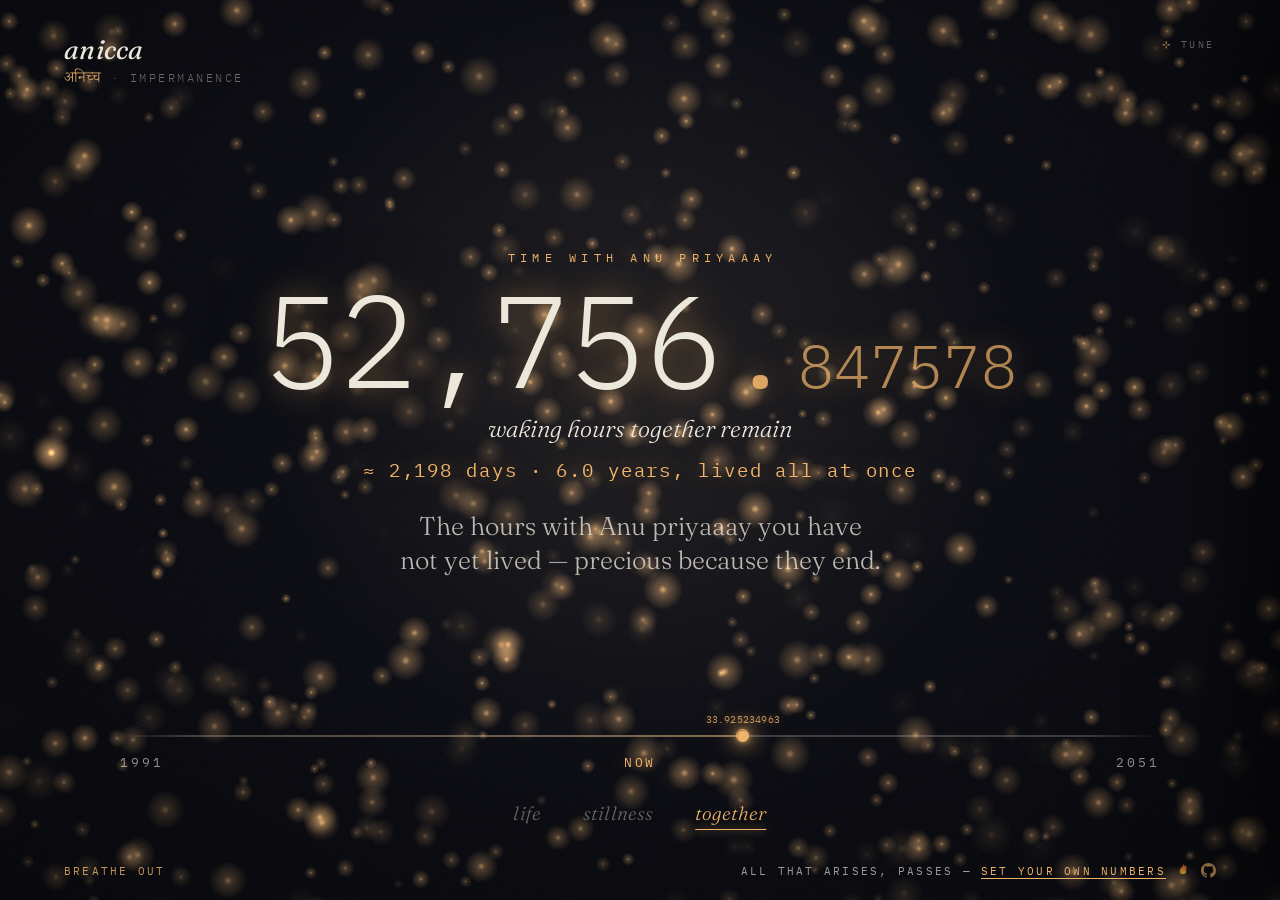
<file: index.html>
<!doctype html>
<html lang="en">
<head>
  <meta charset="utf-8" />
  <meta name="viewport" content="width=device-width, initial-scale=1, viewport-fit=cover" />
  <title>anicca · all that arises, passes</title>
  <meta name="description" content="A live meditation on impermanence — the finite, waking hours you still have, rendered as light against the dark." />

  <link rel="preconnect" href="https://fonts.googleapis.com" />
  <link rel="preconnect" href="https://fonts.gstatic.com" crossorigin />
  <link href="https://fonts.googleapis.com/css2?family=Fraunces:ital,opsz,wght@0,9..144,300..600;1,9..144,300..500&family=IBM+Plex+Mono:wght@300;400;500&family=Noto+Serif+Devanagari:wght@400;600&display=swap" rel="stylesheet" />

  <link rel="stylesheet" href="style.css" />
</head>
<body data-lens="together">
  <!-- the abyss + the arising, passing field -->
  <canvas id="field" aria-hidden="true"></canvas>
  <div class="vignette" aria-hidden="true"></div>
  <div class="grain" aria-hidden="true"></div>

  <main class="stage">
    <!-- word-mark -->
    <header class="mark">
      <span class="mark__word">anicca</span>
      <span class="mark__gloss"><span class="deva">अनिच्च</span> · impermanence</span>
    </header>

    <!-- the count -->
    <section class="count" aria-live="polite">
      <p class="count__eyebrow" id="eyebrow">time together</p>

      <h1 class="count__number" id="number" aria-label="waking hours remaining">
        <span class="num-int" id="numInt">000,000</span><span class="num-dot">.</span><span class="num-frac" id="numFrac">000000</span>
      </h1>

      <p class="count__unit" id="unit">waking hours remain</p>

      <p class="count__sub" id="sub">≈ 0 days · 0 years</p>

      <p class="count__line" id="line">The hours you have not yet lived.</p>
    </section>

    <!-- the lifeline -->
    <section class="lifeline" aria-hidden="true">
      <div class="lifeline__track">
        <div class="lifeline__lived" id="lived"></div>
        <div class="lifeline__now" id="nowMark"></div>
        <div class="lifeline__age" id="ageMark" aria-hidden="true"></div>
      </div>
      <div class="lifeline__labels">
        <span id="originLabel">·</span>
        <span class="lifeline__nowlbl" id="nowLabel">now</span>
        <span id="horizonLabel">·</span>
      </div>
    </section>

    <!-- the lenses -->
    <nav class="lenses" id="lenses">
      <button class="lens" data-lens="life">life</button>
      <button class="lens" data-lens="stillness">stillness</button>
      <button class="lens is-active" data-lens="together">together</button>
    </nav>
  </main>

  <!-- configure: anyone can tweak; defaults to what we set -->
  <button class="cfg-toggle" id="cfgToggle" aria-expanded="false" aria-controls="panel">tune</button>

  <aside class="panel" id="panel" aria-hidden="true">
    <div class="panel__head">
      <h2 class="panel__title">your numbers</h2>
      <button class="panel__close" id="panelClose" aria-label="close">esc</button>
    </div>

    <form class="panel__form" id="cfgForm" autocomplete="off">
      <fieldset class="panel__group">
        <legend>the two of you</legend>
        <label>you, born<input type="date" name="youDob" /></label>
        <label>them, name<input type="text" name="theirName" maxlength="20" placeholder="—" /></label>
        <label>them, born<input type="date" name="theirDob" /></label>
      </fieldset>

      <fieldset class="panel__group">
        <legend>a day, in hours</legend>
        <label>sleep<input type="number" name="sleep" min="0" max="24" step="0.5" /></label>
        <label>work<input type="number" name="work" min="0" max="24" step="0.5" /></label>
        <label>upkeep<input type="number" name="personal" min="0" max="24" step="0.5" /></label>
        <label>stillness<input type="number" name="meditation" min="0" max="24" step="0.5" /></label>
      </fieldset>

      <fieldset class="panel__group">
        <legend>horizons, in years of age</legend>
        <label>together until<input type="number" name="togetherToAge" min="1" max="120" /></label>
        <label>a life until<input type="number" name="toAge" min="1" max="120" /></label>
      </fieldset>

      <p class="panel__note" id="panelNote">·</p>
      <button type="button" class="panel__reset" id="cfgReset">reset to ours</button>
    </form>
  </aside>

  <footer class="foot">
    <span class="foot__breath" id="breathLbl">breathe in</span>
    <span class="foot__cfg">all that arises, passes — <a href="#" id="cfgLink">set your own numbers</a><a class="foot__ico" href="https://addons.mozilla.org/en-US/firefox/addon/anicca-new-tab/" target="_blank" rel="noopener" title="Get anicca on the Firefox Add-ons store" aria-label="Get anicca on the Firefox Add-ons store"><svg viewBox="0 0 24 24" width="16" height="16" aria-hidden="true" focusable="false"><defs><radialGradient id="ffflame" cx="48%" cy="82%" r="82%"><stop offset="0%" stop-color="#ffd64d"/><stop offset="48%" stop-color="#ff9d2e"/><stop offset="100%" stop-color="#e7451f"/></radialGradient></defs><path fill="url(#ffflame)" d="M12 2.5C12.7 5 11 6.6 9.6 8 8 9.6 7 11.2 7 13.5a5 5 0 0 0 10 0c0-1.7-.7-3-1.5-4.2 1 .4 1.8 1.2 2.3 2.2.5-2.8-.9-5.7-3.2-7.4.3 1.2-.2 2.3-1 3 .6-1.8-.2-3.8-1.6-4.6z"/></svg></a><a class="foot__ico" href="https://github.com/NISH1001/anicca" target="_blank" rel="noopener" title="anicca on GitHub" aria-label="View the source on GitHub"><svg viewBox="0 0 16 16" width="15" height="15" aria-hidden="true" focusable="false"><path fill="currentColor" d="M8 0C3.58 0 0 3.58 0 8c0 3.54 2.29 6.53 5.47 7.59.4.07.55-.17.55-.38 0-.19-.01-.82-.01-1.49-2.01.37-2.53-.49-2.69-.94-.09-.23-.48-.94-.82-1.13-.28-.15-.68-.52-.01-.53.63-.01 1.08.58 1.23.82.72 1.21 1.87.87 2.33.66.07-.52.28-.87.51-1.07-1.78-.2-3.64-.89-3.64-3.95 0-.87.31-1.59.82-2.15-.08-.2-.36-1.02.08-2.12 0 0 .67-.21 2.2.82a7.6 7.6 0 0 1 2-.27c.68 0 1.36.09 2 .27 1.53-1.04 2.2-.82 2.2-.82.44 1.1.16 1.92.08 2.12.51.56.82 1.27.82 2.15 0 3.07-1.87 3.75-3.65 3.95.29.25.54.73.54 1.48 0 1.07-.01 1.93-.01 2.2 0 .21.15.46.55.38A8.01 8.01 0 0 0 16 8c0-4.42-3.58-8-8-8z"/></svg></a></span>
  </footer>

  <script>
    /* my page — seed the (neutral) engine with my real numbers */
    window.ANICCA_DEFAULTS = { youDob: '1993-01-01', theirDob: '1991-01-01', theirName: 'Anu priyaaay' };
  </script>
  <script src="anicca.js"></script>
</body>
</html>
</file>
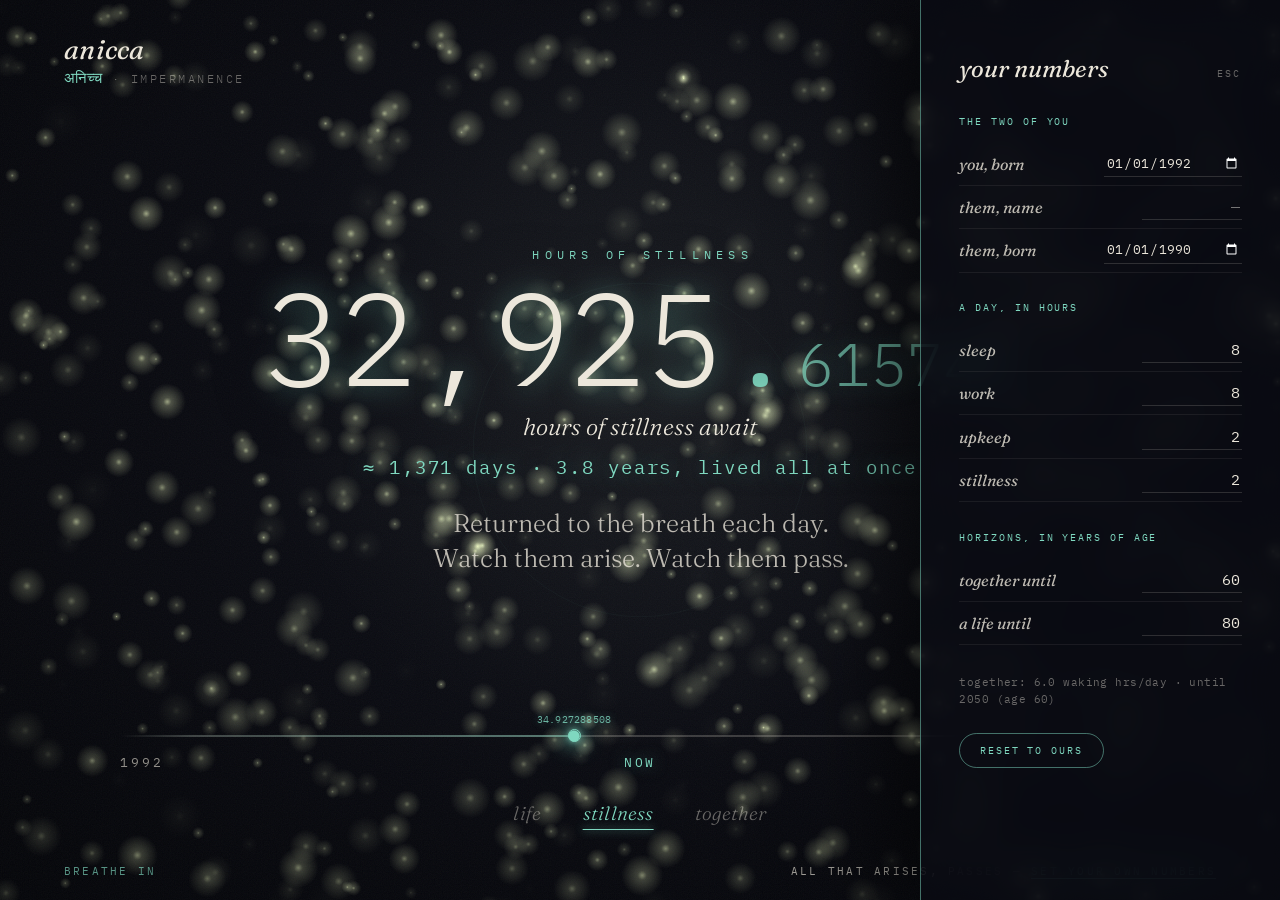
<file: extension/newtab.html>
<!doctype html>
<html lang="en">
<head>
  <meta charset="utf-8" />
  <meta name="viewport" content="width=device-width, initial-scale=1, viewport-fit=cover" />
  <title>anicca · all that arises, passes</title>
  <meta name="description" content="A live meditation on impermanence — the finite, waking hours you still have, rendered as light against the dark." />

  <!-- fonts bundled locally (see fonts.css) — no network on new-tab open -->
  <link rel="stylesheet" href="fonts.css" />
  <link rel="stylesheet" href="style.css" />
</head>
<body data-lens="stillness" class="instant">
  <!-- the abyss + the arising, passing field -->
  <canvas id="field" aria-hidden="true"></canvas>
  <div class="vignette" aria-hidden="true"></div>
  <div class="grain" aria-hidden="true"></div>

  <main class="stage">
    <!-- word-mark -->
    <header class="mark">
      <span class="mark__word">anicca</span>
      <span class="mark__gloss"><span class="deva">अनिच्च</span> · impermanence</span>
    </header>

    <!-- the count -->
    <section class="count" aria-live="polite">
      <p class="count__eyebrow" id="eyebrow">time together</p>

      <h1 class="count__number" id="number" aria-label="waking hours remaining">
        <span class="num-int" id="numInt">000,000</span><span class="num-dot">.</span><span class="num-frac" id="numFrac">000000</span>
      </h1>

      <p class="count__unit" id="unit">waking hours remain</p>

      <p class="count__sub" id="sub">≈ 0 days · 0 years</p>

      <p class="count__line" id="line">The hours you have not yet lived.</p>
    </section>

    <!-- the lifeline -->
    <section class="lifeline" aria-hidden="true">
      <div class="lifeline__track">
        <div class="lifeline__lived" id="lived"></div>
        <div class="lifeline__now" id="nowMark"></div>
        <div class="lifeline__age" id="ageMark" aria-hidden="true"></div>
      </div>
      <div class="lifeline__labels">
        <span id="originLabel">·</span>
        <span class="lifeline__nowlbl" id="nowLabel">now</span>
        <span id="horizonLabel">·</span>
      </div>
    </section>

    <!-- the lenses -->
    <nav class="lenses" id="lenses">
      <button class="lens" data-lens="life">life</button>
      <button class="lens is-active" data-lens="stillness">stillness</button>
      <button class="lens" data-lens="together">together</button>
    </nav>
  </main>

  <!-- configure: anyone can tweak; defaults to what we set -->
  <button class="cfg-toggle" id="cfgToggle" aria-expanded="false" aria-controls="panel">tune</button>

  <aside class="panel" id="panel" aria-hidden="true">
    <div class="panel__head">
      <h2 class="panel__title">your numbers</h2>
      <button class="panel__close" id="panelClose" aria-label="close">esc</button>
    </div>

    <form class="panel__form" id="cfgForm" autocomplete="off">
      <fieldset class="panel__group">
        <legend>the two of you</legend>
        <label>you, born<input type="date" name="youDob" /></label>
        <label>them, name<input type="text" name="theirName" maxlength="20" placeholder="—" /></label>
        <label>them, born<input type="date" name="theirDob" /></label>
      </fieldset>

      <fieldset class="panel__group">
        <legend>a day, in hours</legend>
        <label>sleep<input type="number" name="sleep" min="0" max="24" step="0.5" /></label>
        <label>work<input type="number" name="work" min="0" max="24" step="0.5" /></label>
        <label>upkeep<input type="number" name="personal" min="0" max="24" step="0.5" /></label>
        <label>stillness<input type="number" name="meditation" min="0" max="24" step="0.5" /></label>
      </fieldset>

      <fieldset class="panel__group">
        <legend>horizons, in years of age</legend>
        <label>together until<input type="number" name="togetherToAge" min="1" max="120" /></label>
        <label>a life until<input type="number" name="toAge" min="1" max="120" /></label>
      </fieldset>

      <p class="panel__note" id="panelNote">·</p>
      <button type="button" class="panel__reset" id="cfgReset">reset to ours</button>
    </form>
  </aside>

  <footer class="foot">
    <span class="foot__breath" id="breathLbl">breathe in</span>
    <span class="foot__cfg">all that arises, passes — <a href="#" id="cfgLink">set your own numbers</a></span>
  </footer>

  <script src="newtab-config.js"></script>
  <script src="anicca.js"></script>
</body>
</html>
</file>
<file: style.css>
/* ============================================================
   anicca — all that arises, passes
   Literary serif + precise mono, one accent per lens,
   light drawn against the abyss.
   ============================================================ */

/* smooth accent transitions between lenses */
@property --accent {
  syntax: '<color>';
  inherits: true;
  initial-value: #f0b36a;
}
@property --accent-soft {
  syntax: '<color>';
  inherits: true;
  initial-value: rgba(240, 179, 106, 0.5);
}

:root {
  --bg:    #06070c;
  --ink:   #ece7db;
  --muted: rgba(236, 231, 219, 0.42);
  --faint: rgba(236, 231, 219, 0.16);

  --serif: 'Fraunces', Georgia, 'Times New Roman', serif;
  --mono:  'IBM Plex Mono', ui-monospace, 'SF Mono', monospace;
  --deva:  'Noto Serif Devanagari', var(--serif);

  --breath: 0; /* 0..1, driven by JS — the page breathes */
}

/* per-lens accent themes (canvas reads these too) */
body[data-lens='life']      { --accent: #c7d4e6; --accent-soft: rgba(199, 212, 230, 0.5); }
body[data-lens='stillness'] { --accent: #7fd8c0; --accent-soft: rgba(127, 216, 192, 0.5); }
body[data-lens='together']       { --accent: #f0b36a; --accent-soft: rgba(240, 179, 106, 0.5); }

* { box-sizing: border-box; margin: 0; padding: 0; }

html, body { height: 100%; }

body {
  background: var(--bg);
  color: var(--ink);
  font-family: var(--serif);
  overflow: hidden;
  position: relative;
  transition: --accent 1.4s ease, --accent-soft 1.4s ease;
  -webkit-font-smoothing: antialiased;
  text-rendering: optimizeLegibility;
}

/* ---- the field ---- */
#field {
  position: fixed;
  inset: 0;
  width: 100%;
  height: 100%;
  display: block;
  z-index: 0;
}

/* edges sink into the dark */
.vignette {
  position: fixed;
  inset: 0;
  z-index: 1;
  pointer-events: none;
  background:
    radial-gradient(130% 100% at 50% 42%, transparent 38%, rgba(2, 3, 6, 0.55) 78%, rgba(2, 3, 6, 0.92) 100%);
}

/* film grain — keeps the dark from looking flat */
.grain {
  position: fixed;
  inset: -50%;
  z-index: 2;
  pointer-events: none;
  opacity: 0.05;
  background-image: url("data:image/svg+xml,%3Csvg xmlns='http://www.w3.org/2000/svg' width='160' height='160'%3E%3Cfilter id='n'%3E%3CfeTurbulence type='fractalNoise' baseFrequency='0.85' numOctaves='2' stitchTiles='stitch'/%3E%3C/filter%3E%3Crect width='100%25' height='100%25' filter='url(%23n)'/%3E%3C/svg%3E");
  animation: grain 7s steps(6) infinite;
}
@keyframes grain {
  0%,100% { transform: translate(0,0); }
  20% { transform: translate(-6%, 4%); }
  40% { transform: translate(4%, -6%); }
  60% { transform: translate(-4%, -4%); }
  80% { transform: translate(6%, 6%); }
}

/* ---- stage / layout ---- */
.stage {
  position: relative;
  z-index: 3;
  height: 100%;
  display: grid;
  grid-template-rows: auto 1fr auto auto;
  padding: clamp(1.4rem, 3.5vh, 2.8rem) clamp(1.4rem, 5vw, 4rem);
  padding-bottom: clamp(3.4rem, 8vh, 5rem); /* clear the fixed footer */
  gap: clamp(1rem, 3vh, 2.4rem);
}

/* word-mark */
.mark {
  display: flex;
  flex-direction: column;
  gap: 0.15rem;
  opacity: 0;
  animation: rise 1.6s 0.1s cubic-bezier(.2,.7,.2,1) forwards;
}
.mark__word {
  font-family: var(--serif);
  font-optical-sizing: auto;
  font-style: italic;
  font-weight: 400;
  font-size: clamp(1.15rem, 2.4vw, 1.7rem);
  letter-spacing: 0.01em;
  color: var(--ink);
}
.mark__gloss {
  font-family: var(--mono);
  font-weight: 300;
  font-size: 0.72rem;
  letter-spacing: 0.22em;
  text-transform: uppercase;
  color: var(--muted);
}
.deva { font-family: var(--deva); letter-spacing: 0; font-size: 0.95rem; color: var(--accent); }

/* the count — the heart */
.count {
  align-self: center;
  text-align: center;
  display: flex;
  flex-direction: column;
  align-items: center;
  gap: clamp(0.5rem, 1.6vh, 1.1rem);
}

.count__eyebrow {
  font-family: var(--mono);
  font-weight: 400;
  font-size: clamp(0.62rem, 1.1vw, 0.78rem);
  letter-spacing: 0.42em;
  text-transform: uppercase;
  color: var(--accent);
  padding-left: 0.42em; /* optical centering for the tracking */
  opacity: 0;
  animation: rise 1.6s 0.5s cubic-bezier(.2,.7,.2,1) forwards;
}

.count__number {
  font-family: var(--mono);
  font-weight: 300;
  font-variant-numeric: tabular-nums;
  font-feature-settings: 'tnum' 1;
  line-height: 0.92;
  font-size: clamp(2.7rem, 11vw, 8.2rem);
  letter-spacing: -0.02em;
  color: var(--ink);
  white-space: nowrap;
  text-shadow:
    0 0 28px var(--accent-soft),
    0 0 80px rgba(0,0,0,0.4);
  opacity: 0;
  animation: rise 1.8s 0.7s cubic-bezier(.2,.7,.2,1) forwards;
}
.num-dot  { color: var(--accent); opacity: 0.9; }
.num-frac {
  /* the present moment, dissolving */
  font-size: 0.46em;
  color: var(--accent);
  opacity: 0.72;
  letter-spacing: 0.01em;
  vertical-align: baseline;
}

.count__unit {
  font-family: var(--serif);
  font-style: italic;
  font-weight: 300;
  font-size: clamp(1rem, 2.2vw, 1.5rem);
  color: var(--ink);
  opacity: 0;
  animation: rise 1.6s 0.9s cubic-bezier(.2,.7,.2,1) forwards;
}

.count__sub {
  font-family: var(--mono);
  font-weight: 400;
  font-size: clamp(0.86rem, 1.9vw, 1.18rem);
  letter-spacing: 0.1em;
  color: var(--accent);
  text-shadow: 0 0 22px var(--accent-soft);
  opacity: 0;
  animation: rise 1.6s 1.05s cubic-bezier(.2,.7,.2,1) forwards;
}

.count__line {
  margin-top: clamp(0.4rem, 1.4vh, 1rem);
  max-width: 30ch;
  font-family: var(--serif);
  font-weight: 300;
  font-size: clamp(1.05rem, 2.5vw, 1.6rem);
  line-height: 1.35;
  text-wrap: balance;
  color: rgba(236, 231, 219, 0.78);
  opacity: 0;
  animation: rise 1.8s 1.25s cubic-bezier(.2,.7,.2,1) forwards;
}

/* lifeline */
.lifeline {
  align-self: end;
  width: min(1040px, 92vw);
  margin: 0 auto;
  opacity: 0;
  animation: rise 1.6s 1.4s cubic-bezier(.2,.7,.2,1) forwards;
}
.lifeline__track {
  position: relative;
  height: 2px;
  border-radius: 2px;
  background: linear-gradient(90deg,
    transparent,
    rgba(236, 231, 219, 0.22) 7%,
    rgba(236, 231, 219, 0.22) 93%,
    transparent);
}
.lifeline__lived {
  position: absolute;
  left: 0; top: 0; height: 100%;
  width: 0%;
  border-radius: 2px;
  background: linear-gradient(90deg, transparent, var(--accent-soft) 45%, var(--accent));
  background-size: 220% 100%;
  opacity: 0.78;
  animation: lifeflow 5.5s linear infinite; /* light flowing toward now */
}
.lifeline__now {
  position: absolute;
  top: 50%;
  left: 0%;
  width: 11px; height: 11px;
  border-radius: 50%;
  background: var(--accent);
  transform: translate(-50%, -50%);
  box-shadow: 0 0 20px 3px var(--accent), 0 0 6px var(--accent);
  animation: pulse 3.4s ease-in-out infinite;
}
/* the present, pinging outward — arising and passing */
.lifeline__now::after {
  content: '';
  position: absolute;
  left: 50%; top: 50%;
  width: 100%; height: 100%;
  border-radius: 50%;
  border: 1px solid var(--accent);
  transform: translate(-50%, -50%);
  animation: nowripple 2.6s ease-out infinite;
}
.lifeline__age {
  /* your age, now — pinned above the moving now-dot; streams to feel time pass */
  position: absolute;
  left: 0;
  bottom: calc(100% + 9px);
  transform: translateX(-50%);
  font-family: var(--mono);
  font-size: 0.62rem;
  letter-spacing: 0.02em;
  font-variant-numeric: tabular-nums;
  color: var(--accent);
  opacity: 0.82;
  white-space: nowrap;
  text-shadow: 0 0 10px var(--accent-soft);
  pointer-events: none;
}
.lifeline__labels {
  display: flex;
  justify-content: space-between;
  margin-top: 1.05rem;
  font-family: var(--mono);
  font-size: 0.82rem;
  letter-spacing: 0.22em;
  text-transform: uppercase;
  color: rgba(236, 231, 219, 0.6);
}
.lifeline__nowlbl { color: var(--accent); text-shadow: 0 0 16px var(--accent-soft); }

/* lenses */
.lenses {
  align-self: center;
  justify-self: center;
  display: flex;
  justify-content: center;
  gap: clamp(1.2rem, 4vw, 2.6rem);
  opacity: 0;
  animation: rise 1.6s 1.55s cubic-bezier(.2,.7,.2,1) forwards;
}
.lens {
  background: none;
  border: none;
  cursor: pointer;
  font-family: var(--serif);
  font-style: italic;
  font-weight: 300;
  font-size: clamp(0.95rem, 2vw, 1.2rem);
  color: var(--muted);
  letter-spacing: 0.01em;
  padding: 0.2rem 0;
  position: relative;
  transition: color 0.6s ease;
}
.lens::after {
  content: '';
  position: absolute;
  left: 50%; bottom: -2px;
  width: 0; height: 1px;
  background: var(--accent);
  box-shadow: 0 0 8px var(--accent);
  transform: translateX(-50%);
  transition: width 0.5s cubic-bezier(.2,.7,.2,1);
}
.lens:hover { color: rgba(236, 231, 219, 0.78); }
.lens.is-active { color: var(--accent); }
.lens.is-active::after { width: 100%; }

/* footer */
.foot {
  position: fixed;
  z-index: 3;
  left: 0; right: 0; bottom: clamp(0.9rem, 2.4vh, 1.6rem);
  display: flex;
  justify-content: space-between;
  align-items: baseline;
  padding: 0 clamp(1.4rem, 5vw, 4rem);
  font-family: var(--mono);
  font-size: 0.7rem;
  letter-spacing: 0.2em;
  text-transform: uppercase;
  color: rgba(236, 231, 219, 0.66);
  pointer-events: none;
}
.foot a { color: var(--accent); text-decoration: none; border-bottom: 1px solid var(--accent); pointer-events: auto; }
.foot a:hover { opacity: 0.75; }
/* footer icon links — Firefox flame, GitHub mark (web page only) */
.foot__ico {
  display: inline-flex;
  vertical-align: -3px;
  margin-left: 0.6rem;
  border-bottom: none !important;
  opacity: 0.62;
  pointer-events: auto;
  transition: opacity 0.4s ease, transform 0.4s ease;
}
.foot__ico:hover { opacity: 1; transform: translateY(-1px); }
.foot__ico svg { display: block; }
.foot__breath {
  color: var(--accent);
  opacity: calc(0.55 + var(--breath) * 0.45);
  transition: opacity 0.3s linear;
}
.foot__cfg { text-align: right; }

/* the breath ring — most present in stillness */
body::before {
  content: '';
  position: fixed;
  z-index: 2;
  top: 50%; left: 50%;
  width: 46vmin; height: 46vmin;
  border-radius: 50%;
  border: 1px solid var(--accent-soft);
  transform: translate(-50%, -50%) scale(calc(0.7 + var(--breath) * 0.42));
  opacity: 0;
  transition: opacity 1.2s ease;
  pointer-events: none;
  filter: blur(0.3px);
}
body[data-lens='stillness']::before {
  opacity: calc(0.06 + var(--breath) * 0.12);
}

@keyframes rise {
  from { opacity: 0; transform: translateY(14px); filter: blur(6px); }
  to   { opacity: 1; transform: translateY(0);    filter: blur(0); }
}
@keyframes pulse {
  0%, 100% { box-shadow: 0 0 20px 3px var(--accent), 0 0 6px var(--accent); }
  50%      { box-shadow: 0 0 30px 7px var(--accent), 0 0 10px var(--accent); }
}
@keyframes nowripple {
  0%   { opacity: 0.7;  transform: translate(-50%, -50%) scale(0.5); }
  80%  { opacity: 0.05; }
  100% { opacity: 0;    transform: translate(-50%, -50%) scale(5); }
}
@keyframes lifeflow {
  0%   { background-position: 200% 0; }
  100% { background-position: 0% 0; }
}

/* instant reveal — for the new-tab extension: no staggered intro, the
   number is there the moment the tab opens */
body.instant .mark,
body.instant .cfg-toggle,
body.instant .count__eyebrow,
body.instant .count__number,
body.instant .count__unit,
body.instant .count__sub,
body.instant .count__line,
body.instant .lifeline,
body.instant .lenses {
  animation: none !important;
  opacity: 1 !important;
  transform: none !important;
  filter: none !important;
}

/* ---- configure ---- */
.cfg-toggle {
  position: fixed;
  z-index: 5;
  top: clamp(1.4rem, 3.5vh, 2.8rem);
  right: clamp(1.4rem, 5vw, 4rem);
  background: none;
  border: none;
  cursor: pointer;
  font-family: var(--mono);
  font-size: 0.62rem;
  letter-spacing: 0.24em;
  text-transform: uppercase;
  color: var(--muted);
  padding: 0.4rem 0.1rem;
  transition: color 0.5s ease;
  opacity: 0;
  animation: rise 1.6s 0.3s cubic-bezier(.2,.7,.2,1) forwards;
}
.cfg-toggle::before { content: '⊹ '; color: var(--accent); }
.cfg-toggle:hover { color: var(--ink); }

.panel {
  position: fixed;
  z-index: 6;
  top: 0; right: 0;
  height: 100%;
  width: min(360px, 88vw);
  padding: clamp(2.4rem, 6vh, 3.6rem) clamp(1.6rem, 4vw, 2.4rem);
  background: rgba(9, 11, 18, 0.78);
  backdrop-filter: blur(22px) saturate(120%);
  -webkit-backdrop-filter: blur(22px) saturate(120%);
  border-left: 1px solid var(--accent-soft);
  box-shadow: -40px 0 80px rgba(0,0,0,0.5);
  transform: translateX(100%);
  transition: transform 0.7s cubic-bezier(.16,.84,.24,1);
  overflow-y: auto;
}
.panel.is-open { transform: translateX(0); }

.panel__head {
  display: flex;
  justify-content: space-between;
  align-items: baseline;
  margin-bottom: 2rem;
}
.panel__title {
  font-family: var(--serif);
  font-style: italic;
  font-weight: 400;
  font-size: 1.5rem;
  color: var(--ink);
}
.panel__close {
  background: none; border: none; cursor: pointer;
  font-family: var(--mono);
  font-size: 0.62rem;
  letter-spacing: 0.22em;
  text-transform: uppercase;
  color: var(--muted);
  transition: color 0.4s ease;
}
.panel__close:hover { color: var(--accent); }

.panel__group {
  border: none;
  margin-bottom: 1.8rem;
}
.panel__group legend {
  font-family: var(--mono);
  font-size: 0.6rem;
  letter-spacing: 0.2em;
  text-transform: uppercase;
  color: var(--accent);
  margin-bottom: 0.9rem;
  padding: 0;
}
.panel__form label {
  display: flex;
  align-items: center;
  justify-content: space-between;
  gap: 1rem;
  font-family: var(--serif);
  font-style: italic;
  font-size: 1rem;
  color: rgba(236, 231, 219, 0.8);
  padding: 0.5rem 0;
  border-bottom: 1px solid rgba(236, 231, 219, 0.07);
}
.panel__form input {
  width: 6.2rem;
  flex: none;
  background: none;
  border: none;
  border-bottom: 1px solid var(--faint);
  color: var(--ink);
  font-family: var(--mono);
  font-size: 0.92rem;
  text-align: right;
  padding: 0.2rem 0.1rem;
  transition: border-color 0.4s ease;
}
.panel__form input[type='text'] { text-align: right; }
.panel__form input:focus {
  outline: none;
  border-bottom-color: var(--accent);
}
.panel__form input[type='date'] {
  color-scheme: dark; /* dark native date picker */
  width: 8.6rem;
  text-align: left;
  font-size: 0.82rem;
}
/* strip number spinners — keep it quiet */
.panel__form input[type='number']::-webkit-inner-spin-button,
.panel__form input[type='number']::-webkit-outer-spin-button { -webkit-appearance: none; margin: 0; }
.panel__form input[type='number'] { -moz-appearance: textfield; appearance: textfield; }

.panel__note {
  font-family: var(--mono);
  font-size: 0.66rem;
  line-height: 1.6;
  letter-spacing: 0.04em;
  color: var(--muted);
  margin: 1.4rem 0 1.6rem;
}
.panel__reset {
  background: none;
  border: 1px solid var(--accent-soft);
  border-radius: 999px;
  cursor: pointer;
  font-family: var(--mono);
  font-size: 0.62rem;
  letter-spacing: 0.2em;
  text-transform: uppercase;
  color: var(--accent);
  padding: 0.6rem 1.2rem;
  transition: background 0.4s ease, color 0.4s ease;
}
.panel__reset:hover { background: var(--accent); color: var(--bg); }

/* small screens / phones */
@media (max-width: 600px) {
  .stage {
    gap: clamp(0.8rem, 2.5vh, 1.4rem);
    padding-left: 1.3rem;
    padding-right: 1.3rem;
    padding-top: calc(1.4rem + env(safe-area-inset-top));
    padding-bottom: calc(clamp(4.4rem, 14vh, 6rem) + env(safe-area-inset-bottom));
  }
  .count { gap: 0.55rem; }
  /* size to viewport width so the number never overflows its one line */
  .count__number {
    font-size: clamp(1.9rem, 13vw, 3.6rem);
    letter-spacing: -0.01em;
  }
  .num-frac { font-size: 0.42em; }
  .count__unit { font-size: 1.05rem; }
  .count__sub {
    font-size: clamp(0.74rem, 3.2vw, 0.96rem);
    letter-spacing: 0.05em;
  }
  .count__line { font-size: clamp(1.02rem, 4.6vw, 1.32rem); max-width: 24ch; }

  .lifeline__labels { font-size: 0.72rem; letter-spacing: 0.14em; }
  .lenses { gap: clamp(1.1rem, 7vw, 1.9rem); }

  .cfg-toggle { top: calc(1.3rem + env(safe-area-inset-top)); right: 1.3rem; }
  .mark { padding-top: env(safe-area-inset-top); }

  .foot {
    flex-direction: column;
    gap: 0.3rem;
    align-items: center;
    text-align: center;
    bottom: calc(0.7rem + env(safe-area-inset-bottom));
    font-size: 0.6rem;
    padding: 0 1.3rem;
  }
  .foot__cfg { text-align: center; }
}

/* landscape phones — short viewports */
@media (max-height: 480px) and (orientation: landscape) {
  .stage { gap: 0.4rem; padding-bottom: 3.2rem; }
  .count { gap: 0.3rem; }
  .count__number { font-size: clamp(2rem, 9vw, 4rem); }
  .count__line { font-size: 1rem; }
  .lifeline { display: none; } /* not enough room; keep the count + lenses */
}

/* stillness over motion */
@media (prefers-reduced-motion: reduce) {
  .grain, .lifeline__now, .lifeline__lived { animation: none; }
  .lifeline__now::after { display: none; }
  .mark, .count__eyebrow, .count__number, .count__unit,
  .count__sub, .count__line, .lifeline, .lenses {
    animation-duration: 0.01s;
  }
}
</file>
<file: extension/fonts.css>
/* Bundled fonts — self-hosted so the new tab is fully offline (no Google Fonts
   fetch on every tab) and store-review-friendly. Subset: latin.
   Devanagari (अनिच्च) falls back to the system serif. */

@font-face {
  font-family: 'Fraunces';
  font-style: normal;
  font-weight: 300 600;
  font-display: swap;
  src: url('fonts/fraunces-wght-normal.woff2') format('woff2');
}
@font-face {
  font-family: 'Fraunces';
  font-style: italic;
  font-weight: 300 500;
  font-display: swap;
  src: url('fonts/fraunces-wght-italic.woff2') format('woff2');
}

@font-face {
  font-family: 'IBM Plex Mono';
  font-style: normal;
  font-weight: 300;
  font-display: swap;
  src: url('fonts/ibm-plex-mono-300.woff2') format('woff2');
}
@font-face {
  font-family: 'IBM Plex Mono';
  font-style: normal;
  font-weight: 400;
  font-display: swap;
  src: url('fonts/ibm-plex-mono-400.woff2') format('woff2');
}
@font-face {
  font-family: 'IBM Plex Mono';
  font-style: normal;
  font-weight: 500;
  font-display: swap;
  src: url('fonts/ibm-plex-mono-500.woff2') format('woff2');
}
</file>
<file: extension/style.css>
/* ============================================================
   anicca — all that arises, passes
   Literary serif + precise mono, one accent per lens,
   light drawn against the abyss.
   ============================================================ */

/* smooth accent transitions between lenses */
@property --accent {
  syntax: '<color>';
  inherits: true;
  initial-value: #f0b36a;
}
@property --accent-soft {
  syntax: '<color>';
  inherits: true;
  initial-value: rgba(240, 179, 106, 0.5);
}

:root {
  --bg:    #06070c;
  --ink:   #ece7db;
  --muted: rgba(236, 231, 219, 0.42);
  --faint: rgba(236, 231, 219, 0.16);

  --serif: 'Fraunces', Georgia, 'Times New Roman', serif;
  --mono:  'IBM Plex Mono', ui-monospace, 'SF Mono', monospace;
  --deva:  'Noto Serif Devanagari', var(--serif);

  --breath: 0; /* 0..1, driven by JS — the page breathes */
}

/* per-lens accent themes (canvas reads these too) */
body[data-lens='life']      { --accent: #c7d4e6; --accent-soft: rgba(199, 212, 230, 0.5); }
body[data-lens='stillness'] { --accent: #7fd8c0; --accent-soft: rgba(127, 216, 192, 0.5); }
body[data-lens='together']       { --accent: #f0b36a; --accent-soft: rgba(240, 179, 106, 0.5); }

* { box-sizing: border-box; margin: 0; padding: 0; }

html, body { height: 100%; }

body {
  background: var(--bg);
  color: var(--ink);
  font-family: var(--serif);
  overflow: hidden;
  position: relative;
  transition: --accent 1.4s ease, --accent-soft 1.4s ease;
  -webkit-font-smoothing: antialiased;
  text-rendering: optimizeLegibility;
}

/* ---- the field ---- */
#field {
  position: fixed;
  inset: 0;
  width: 100%;
  height: 100%;
  display: block;
  z-index: 0;
}

/* edges sink into the dark */
.vignette {
  position: fixed;
  inset: 0;
  z-index: 1;
  pointer-events: none;
  background:
    radial-gradient(130% 100% at 50% 42%, transparent 38%, rgba(2, 3, 6, 0.55) 78%, rgba(2, 3, 6, 0.92) 100%);
}

/* film grain — keeps the dark from looking flat */
.grain {
  position: fixed;
  inset: -50%;
  z-index: 2;
  pointer-events: none;
  opacity: 0.05;
  background-image: url("data:image/svg+xml,%3Csvg xmlns='http://www.w3.org/2000/svg' width='160' height='160'%3E%3Cfilter id='n'%3E%3CfeTurbulence type='fractalNoise' baseFrequency='0.85' numOctaves='2' stitchTiles='stitch'/%3E%3C/filter%3E%3Crect width='100%25' height='100%25' filter='url(%23n)'/%3E%3C/svg%3E");
  animation: grain 7s steps(6) infinite;
}
@keyframes grain {
  0%,100% { transform: translate(0,0); }
  20% { transform: translate(-6%, 4%); }
  40% { transform: translate(4%, -6%); }
  60% { transform: translate(-4%, -4%); }
  80% { transform: translate(6%, 6%); }
}

/* ---- stage / layout ---- */
.stage {
  position: relative;
  z-index: 3;
  height: 100%;
  display: grid;
  grid-template-rows: auto 1fr auto auto;
  padding: clamp(1.4rem, 3.5vh, 2.8rem) clamp(1.4rem, 5vw, 4rem);
  padding-bottom: clamp(3.4rem, 8vh, 5rem); /* clear the fixed footer */
  gap: clamp(1rem, 3vh, 2.4rem);
}

/* word-mark */
.mark {
  display: flex;
  flex-direction: column;
  gap: 0.15rem;
  opacity: 0;
  animation: rise 1.6s 0.1s cubic-bezier(.2,.7,.2,1) forwards;
}
.mark__word {
  font-family: var(--serif);
  font-optical-sizing: auto;
  font-style: italic;
  font-weight: 400;
  font-size: clamp(1.15rem, 2.4vw, 1.7rem);
  letter-spacing: 0.01em;
  color: var(--ink);
}
.mark__gloss {
  font-family: var(--mono);
  font-weight: 300;
  font-size: 0.72rem;
  letter-spacing: 0.22em;
  text-transform: uppercase;
  color: var(--muted);
}
.deva { font-family: var(--deva); letter-spacing: 0; font-size: 0.95rem; color: var(--accent); }

/* the count — the heart */
.count {
  align-self: center;
  text-align: center;
  display: flex;
  flex-direction: column;
  align-items: center;
  gap: clamp(0.5rem, 1.6vh, 1.1rem);
}

.count__eyebrow {
  font-family: var(--mono);
  font-weight: 400;
  font-size: clamp(0.62rem, 1.1vw, 0.78rem);
  letter-spacing: 0.42em;
  text-transform: uppercase;
  color: var(--accent);
  padding-left: 0.42em; /* optical centering for the tracking */
  opacity: 0;
  animation: rise 1.6s 0.5s cubic-bezier(.2,.7,.2,1) forwards;
}

.count__number {
  font-family: var(--mono);
  font-weight: 300;
  font-variant-numeric: tabular-nums;
  font-feature-settings: 'tnum' 1;
  line-height: 0.92;
  font-size: clamp(2.7rem, 11vw, 8.2rem);
  letter-spacing: -0.02em;
  color: var(--ink);
  white-space: nowrap;
  text-shadow:
    0 0 28px var(--accent-soft),
    0 0 80px rgba(0,0,0,0.4);
  opacity: 0;
  animation: rise 1.8s 0.7s cubic-bezier(.2,.7,.2,1) forwards;
}
.num-dot  { color: var(--accent); opacity: 0.9; }
.num-frac {
  /* the present moment, dissolving */
  font-size: 0.46em;
  color: var(--accent);
  opacity: 0.72;
  letter-spacing: 0.01em;
  vertical-align: baseline;
}

.count__unit {
  font-family: var(--serif);
  font-style: italic;
  font-weight: 300;
  font-size: clamp(1rem, 2.2vw, 1.5rem);
  color: var(--ink);
  opacity: 0;
  animation: rise 1.6s 0.9s cubic-bezier(.2,.7,.2,1) forwards;
}

.count__sub {
  font-family: var(--mono);
  font-weight: 400;
  font-size: clamp(0.86rem, 1.9vw, 1.18rem);
  letter-spacing: 0.1em;
  color: var(--accent);
  text-shadow: 0 0 22px var(--accent-soft);
  opacity: 0;
  animation: rise 1.6s 1.05s cubic-bezier(.2,.7,.2,1) forwards;
}

.count__line {
  margin-top: clamp(0.4rem, 1.4vh, 1rem);
  max-width: 30ch;
  font-family: var(--serif);
  font-weight: 300;
  font-size: clamp(1.05rem, 2.5vw, 1.6rem);
  line-height: 1.35;
  text-wrap: balance;
  color: rgba(236, 231, 219, 0.78);
  opacity: 0;
  animation: rise 1.8s 1.25s cubic-bezier(.2,.7,.2,1) forwards;
}

/* lifeline */
.lifeline {
  align-self: end;
  width: min(1040px, 92vw);
  margin: 0 auto;
  opacity: 0;
  animation: rise 1.6s 1.4s cubic-bezier(.2,.7,.2,1) forwards;
}
.lifeline__track {
  position: relative;
  height: 2px;
  border-radius: 2px;
  background: linear-gradient(90deg,
    transparent,
    rgba(236, 231, 219, 0.22) 7%,
    rgba(236, 231, 219, 0.22) 93%,
    transparent);
}
.lifeline__lived {
  position: absolute;
  left: 0; top: 0; height: 100%;
  width: 0%;
  border-radius: 2px;
  background: linear-gradient(90deg, transparent, var(--accent-soft) 45%, var(--accent));
  background-size: 220% 100%;
  opacity: 0.78;
  animation: lifeflow 5.5s linear infinite; /* light flowing toward now */
}
.lifeline__now {
  position: absolute;
  top: 50%;
  left: 0%;
  width: 11px; height: 11px;
  border-radius: 50%;
  background: var(--accent);
  transform: translate(-50%, -50%);
  box-shadow: 0 0 20px 3px var(--accent), 0 0 6px var(--accent);
  animation: pulse 3.4s ease-in-out infinite;
}
/* the present, pinging outward — arising and passing */
.lifeline__now::after {
  content: '';
  position: absolute;
  left: 50%; top: 50%;
  width: 100%; height: 100%;
  border-radius: 50%;
  border: 1px solid var(--accent);
  transform: translate(-50%, -50%);
  animation: nowripple 2.6s ease-out infinite;
}
.lifeline__age {
  /* your age, now — pinned above the moving now-dot; streams to feel time pass */
  position: absolute;
  left: 0;
  bottom: calc(100% + 9px);
  transform: translateX(-50%);
  font-family: var(--mono);
  font-size: 0.62rem;
  letter-spacing: 0.02em;
  font-variant-numeric: tabular-nums;
  color: var(--accent);
  opacity: 0.82;
  white-space: nowrap;
  text-shadow: 0 0 10px var(--accent-soft);
  pointer-events: none;
}
.lifeline__labels {
  display: flex;
  justify-content: space-between;
  margin-top: 1.05rem;
  font-family: var(--mono);
  font-size: 0.82rem;
  letter-spacing: 0.22em;
  text-transform: uppercase;
  color: rgba(236, 231, 219, 0.6);
}
.lifeline__nowlbl { color: var(--accent); text-shadow: 0 0 16px var(--accent-soft); }

/* lenses */
.lenses {
  align-self: center;
  justify-self: center;
  display: flex;
  justify-content: center;
  gap: clamp(1.2rem, 4vw, 2.6rem);
  opacity: 0;
  animation: rise 1.6s 1.55s cubic-bezier(.2,.7,.2,1) forwards;
}
.lens {
  background: none;
  border: none;
  cursor: pointer;
  font-family: var(--serif);
  font-style: italic;
  font-weight: 300;
  font-size: clamp(0.95rem, 2vw, 1.2rem);
  color: var(--muted);
  letter-spacing: 0.01em;
  padding: 0.2rem 0;
  position: relative;
  transition: color 0.6s ease;
}
.lens::after {
  content: '';
  position: absolute;
  left: 50%; bottom: -2px;
  width: 0; height: 1px;
  background: var(--accent);
  box-shadow: 0 0 8px var(--accent);
  transform: translateX(-50%);
  transition: width 0.5s cubic-bezier(.2,.7,.2,1);
}
.lens:hover { color: rgba(236, 231, 219, 0.78); }
.lens.is-active { color: var(--accent); }
.lens.is-active::after { width: 100%; }

/* footer */
.foot {
  position: fixed;
  z-index: 3;
  left: 0; right: 0; bottom: clamp(0.9rem, 2.4vh, 1.6rem);
  display: flex;
  justify-content: space-between;
  align-items: baseline;
  padding: 0 clamp(1.4rem, 5vw, 4rem);
  font-family: var(--mono);
  font-size: 0.7rem;
  letter-spacing: 0.2em;
  text-transform: uppercase;
  color: rgba(236, 231, 219, 0.66);
  pointer-events: none;
}
.foot a { color: var(--accent); text-decoration: none; border-bottom: 1px solid var(--accent); pointer-events: auto; }
.foot a:hover { opacity: 0.75; }
/* "get it on Firefox" flame (web page only) */
.foot__ff {
  display: inline-flex;
  vertical-align: -3px;
  margin-left: 0.6rem;
  border-bottom: none !important;
  opacity: 0.62;
  pointer-events: auto;
  transition: opacity 0.4s ease, transform 0.4s ease;
}
.foot__ff:hover { opacity: 1; transform: translateY(-1px); }
.foot__ff svg { display: block; }
.foot__breath {
  color: var(--accent);
  opacity: calc(0.55 + var(--breath) * 0.45);
  transition: opacity 0.3s linear;
}
.foot__cfg { text-align: right; }

/* the breath ring — most present in stillness */
body::before {
  content: '';
  position: fixed;
  z-index: 2;
  top: 50%; left: 50%;
  width: 46vmin; height: 46vmin;
  border-radius: 50%;
  border: 1px solid var(--accent-soft);
  transform: translate(-50%, -50%) scale(calc(0.7 + var(--breath) * 0.42));
  opacity: 0;
  transition: opacity 1.2s ease;
  pointer-events: none;
  filter: blur(0.3px);
}
body[data-lens='stillness']::before {
  opacity: calc(0.06 + var(--breath) * 0.12);
}

@keyframes rise {
  from { opacity: 0; transform: translateY(14px); filter: blur(6px); }
  to   { opacity: 1; transform: translateY(0);    filter: blur(0); }
}
@keyframes pulse {
  0%, 100% { box-shadow: 0 0 20px 3px var(--accent), 0 0 6px var(--accent); }
  50%      { box-shadow: 0 0 30px 7px var(--accent), 0 0 10px var(--accent); }
}
@keyframes nowripple {
  0%   { opacity: 0.7;  transform: translate(-50%, -50%) scale(0.5); }
  80%  { opacity: 0.05; }
  100% { opacity: 0;    transform: translate(-50%, -50%) scale(5); }
}
@keyframes lifeflow {
  0%   { background-position: 200% 0; }
  100% { background-position: 0% 0; }
}

/* instant reveal — for the new-tab extension: no staggered intro, the
   number is there the moment the tab opens */
body.instant .mark,
body.instant .cfg-toggle,
body.instant .count__eyebrow,
body.instant .count__number,
body.instant .count__unit,
body.instant .count__sub,
body.instant .count__line,
body.instant .lifeline,
body.instant .lenses {
  animation: none !important;
  opacity: 1 !important;
  transform: none !important;
  filter: none !important;
}

/* ---- configure ---- */
.cfg-toggle {
  position: fixed;
  z-index: 5;
  top: clamp(1.4rem, 3.5vh, 2.8rem);
  right: clamp(1.4rem, 5vw, 4rem);
  background: none;
  border: none;
  cursor: pointer;
  font-family: var(--mono);
  font-size: 0.62rem;
  letter-spacing: 0.24em;
  text-transform: uppercase;
  color: var(--muted);
  padding: 0.4rem 0.1rem;
  transition: color 0.5s ease;
  opacity: 0;
  animation: rise 1.6s 0.3s cubic-bezier(.2,.7,.2,1) forwards;
}
.cfg-toggle::before { content: '⊹ '; color: var(--accent); }
.cfg-toggle:hover { color: var(--ink); }

.panel {
  position: fixed;
  z-index: 6;
  top: 0; right: 0;
  height: 100%;
  width: min(360px, 88vw);
  padding: clamp(2.4rem, 6vh, 3.6rem) clamp(1.6rem, 4vw, 2.4rem);
  background: rgba(9, 11, 18, 0.78);
  backdrop-filter: blur(22px) saturate(120%);
  -webkit-backdrop-filter: blur(22px) saturate(120%);
  border-left: 1px solid var(--accent-soft);
  box-shadow: -40px 0 80px rgba(0,0,0,0.5);
  transform: translateX(100%);
  transition: transform 0.7s cubic-bezier(.16,.84,.24,1);
  overflow-y: auto;
}
.panel.is-open { transform: translateX(0); }

.panel__head {
  display: flex;
  justify-content: space-between;
  align-items: baseline;
  margin-bottom: 2rem;
}
.panel__title {
  font-family: var(--serif);
  font-style: italic;
  font-weight: 400;
  font-size: 1.5rem;
  color: var(--ink);
}
.panel__close {
  background: none; border: none; cursor: pointer;
  font-family: var(--mono);
  font-size: 0.62rem;
  letter-spacing: 0.22em;
  text-transform: uppercase;
  color: var(--muted);
  transition: color 0.4s ease;
}
.panel__close:hover { color: var(--accent); }

.panel__group {
  border: none;
  margin-bottom: 1.8rem;
}
.panel__group legend {
  font-family: var(--mono);
  font-size: 0.6rem;
  letter-spacing: 0.2em;
  text-transform: uppercase;
  color: var(--accent);
  margin-bottom: 0.9rem;
  padding: 0;
}
.panel__form label {
  display: flex;
  align-items: center;
  justify-content: space-between;
  gap: 1rem;
  font-family: var(--serif);
  font-style: italic;
  font-size: 1rem;
  color: rgba(236, 231, 219, 0.8);
  padding: 0.5rem 0;
  border-bottom: 1px solid rgba(236, 231, 219, 0.07);
}
.panel__form input {
  width: 6.2rem;
  flex: none;
  background: none;
  border: none;
  border-bottom: 1px solid var(--faint);
  color: var(--ink);
  font-family: var(--mono);
  font-size: 0.92rem;
  text-align: right;
  padding: 0.2rem 0.1rem;
  transition: border-color 0.4s ease;
}
.panel__form input[type='text'] { text-align: right; }
.panel__form input:focus {
  outline: none;
  border-bottom-color: var(--accent);
}
.panel__form input[type='date'] {
  color-scheme: dark; /* dark native date picker */
  width: 8.6rem;
  text-align: left;
  font-size: 0.82rem;
}
/* strip number spinners — keep it quiet */
.panel__form input[type='number']::-webkit-inner-spin-button,
.panel__form input[type='number']::-webkit-outer-spin-button { -webkit-appearance: none; margin: 0; }
.panel__form input[type='number'] { -moz-appearance: textfield; appearance: textfield; }

.panel__note {
  font-family: var(--mono);
  font-size: 0.66rem;
  line-height: 1.6;
  letter-spacing: 0.04em;
  color: var(--muted);
  margin: 1.4rem 0 1.6rem;
}
.panel__reset {
  background: none;
  border: 1px solid var(--accent-soft);
  border-radius: 999px;
  cursor: pointer;
  font-family: var(--mono);
  font-size: 0.62rem;
  letter-spacing: 0.2em;
  text-transform: uppercase;
  color: var(--accent);
  padding: 0.6rem 1.2rem;
  transition: background 0.4s ease, color 0.4s ease;
}
.panel__reset:hover { background: var(--accent); color: var(--bg); }

/* small screens / phones */
@media (max-width: 600px) {
  .stage {
    gap: clamp(0.8rem, 2.5vh, 1.4rem);
    padding-left: 1.3rem;
    padding-right: 1.3rem;
    padding-top: calc(1.4rem + env(safe-area-inset-top));
    padding-bottom: calc(clamp(4.4rem, 14vh, 6rem) + env(safe-area-inset-bottom));
  }
  .count { gap: 0.55rem; }
  /* size to viewport width so the number never overflows its one line */
  .count__number {
    font-size: clamp(1.9rem, 13vw, 3.6rem);
    letter-spacing: -0.01em;
  }
  .num-frac { font-size: 0.42em; }
  .count__unit { font-size: 1.05rem; }
  .count__sub {
    font-size: clamp(0.74rem, 3.2vw, 0.96rem);
    letter-spacing: 0.05em;
  }
  .count__line { font-size: clamp(1.02rem, 4.6vw, 1.32rem); max-width: 24ch; }

  .lifeline__labels { font-size: 0.72rem; letter-spacing: 0.14em; }
  .lenses { gap: clamp(1.1rem, 7vw, 1.9rem); }

  .cfg-toggle { top: calc(1.3rem + env(safe-area-inset-top)); right: 1.3rem; }
  .mark { padding-top: env(safe-area-inset-top); }

  .foot {
    flex-direction: column;
    gap: 0.3rem;
    align-items: center;
    text-align: center;
    bottom: calc(0.7rem + env(safe-area-inset-bottom));
    font-size: 0.6rem;
    padding: 0 1.3rem;
  }
  .foot__cfg { text-align: center; }
}

/* landscape phones — short viewports */
@media (max-height: 480px) and (orientation: landscape) {
  .stage { gap: 0.4rem; padding-bottom: 3.2rem; }
  .count { gap: 0.3rem; }
  .count__number { font-size: clamp(2rem, 9vw, 4rem); }
  .count__line { font-size: 1rem; }
  .lifeline { display: none; } /* not enough room; keep the count + lenses */
}

/* stillness over motion */
@media (prefers-reduced-motion: reduce) {
  .grain, .lifeline__now, .lifeline__lived { animation: none; }
  .lifeline__now::after { display: none; }
  .mark, .count__eyebrow, .count__number, .count__unit,
  .count__sub, .count__line, .lifeline, .lenses {
    animation-duration: 0.01s;
  }
}
</file>
